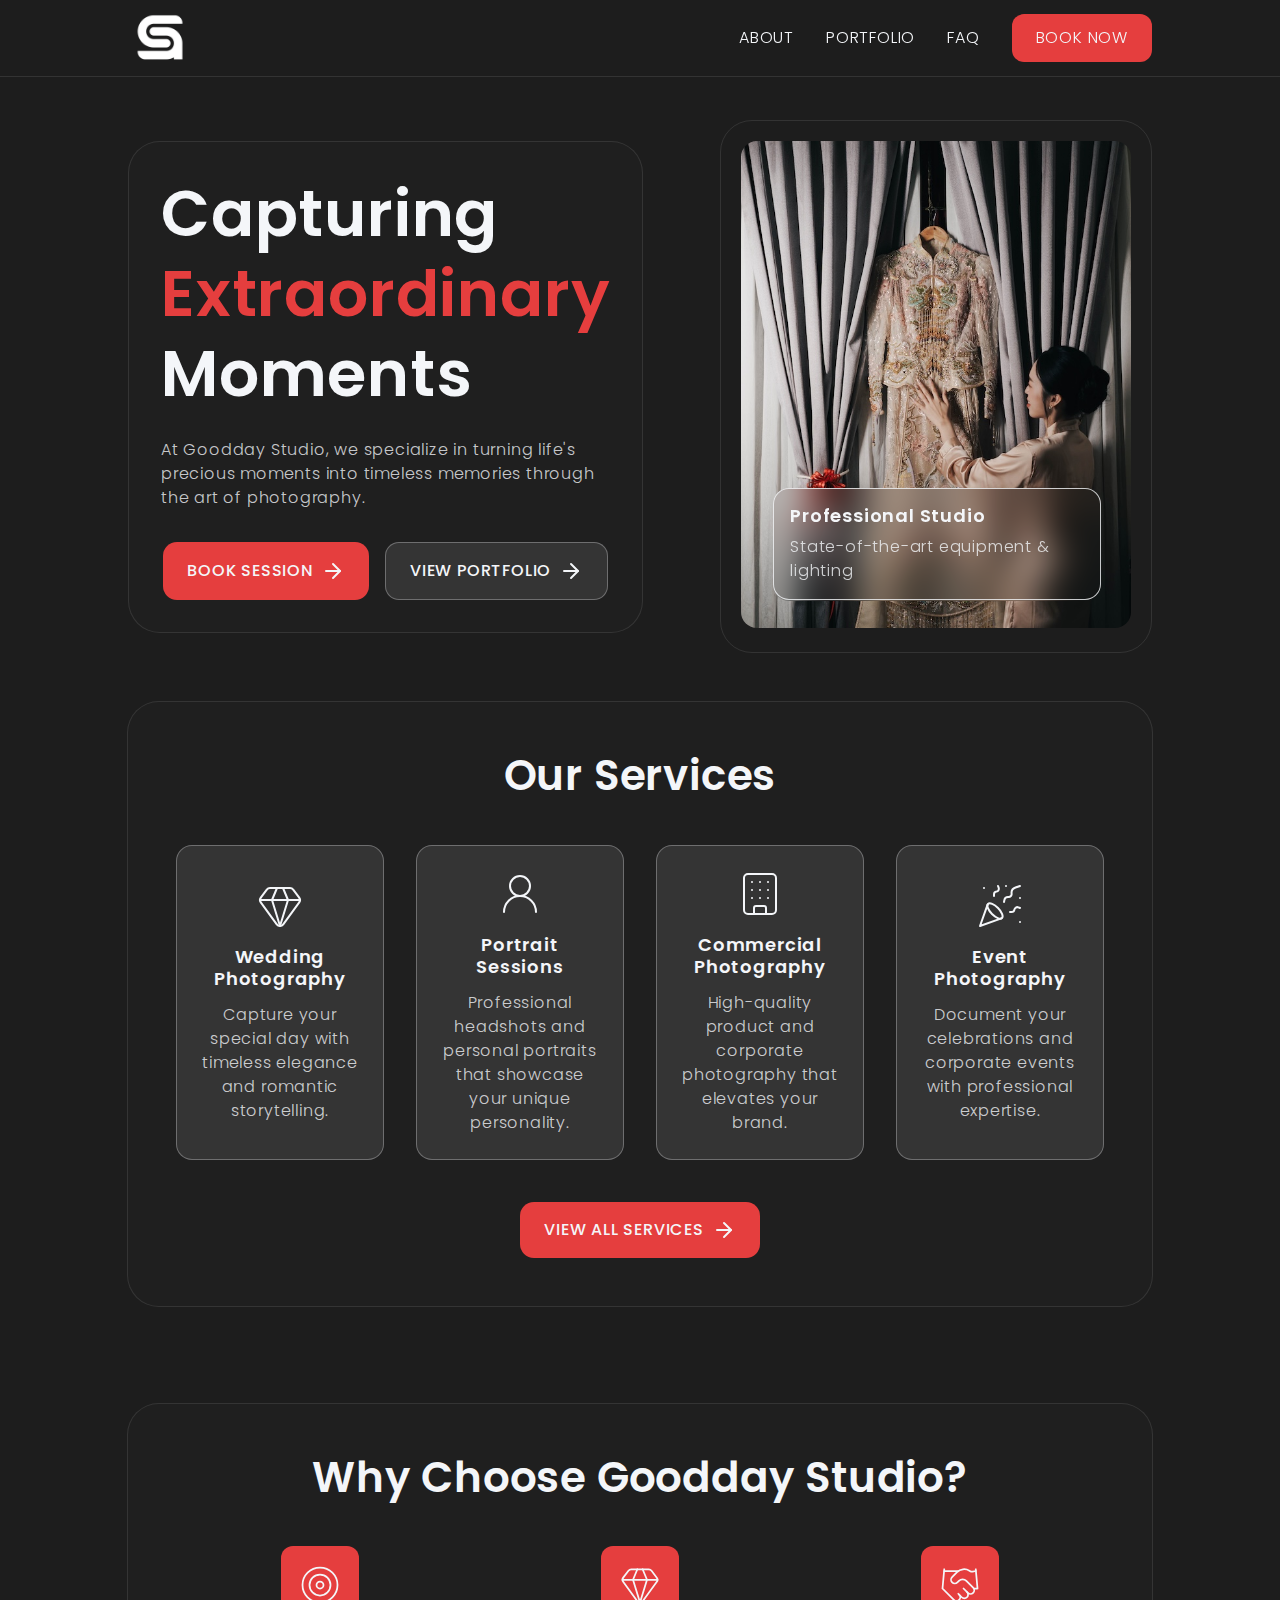
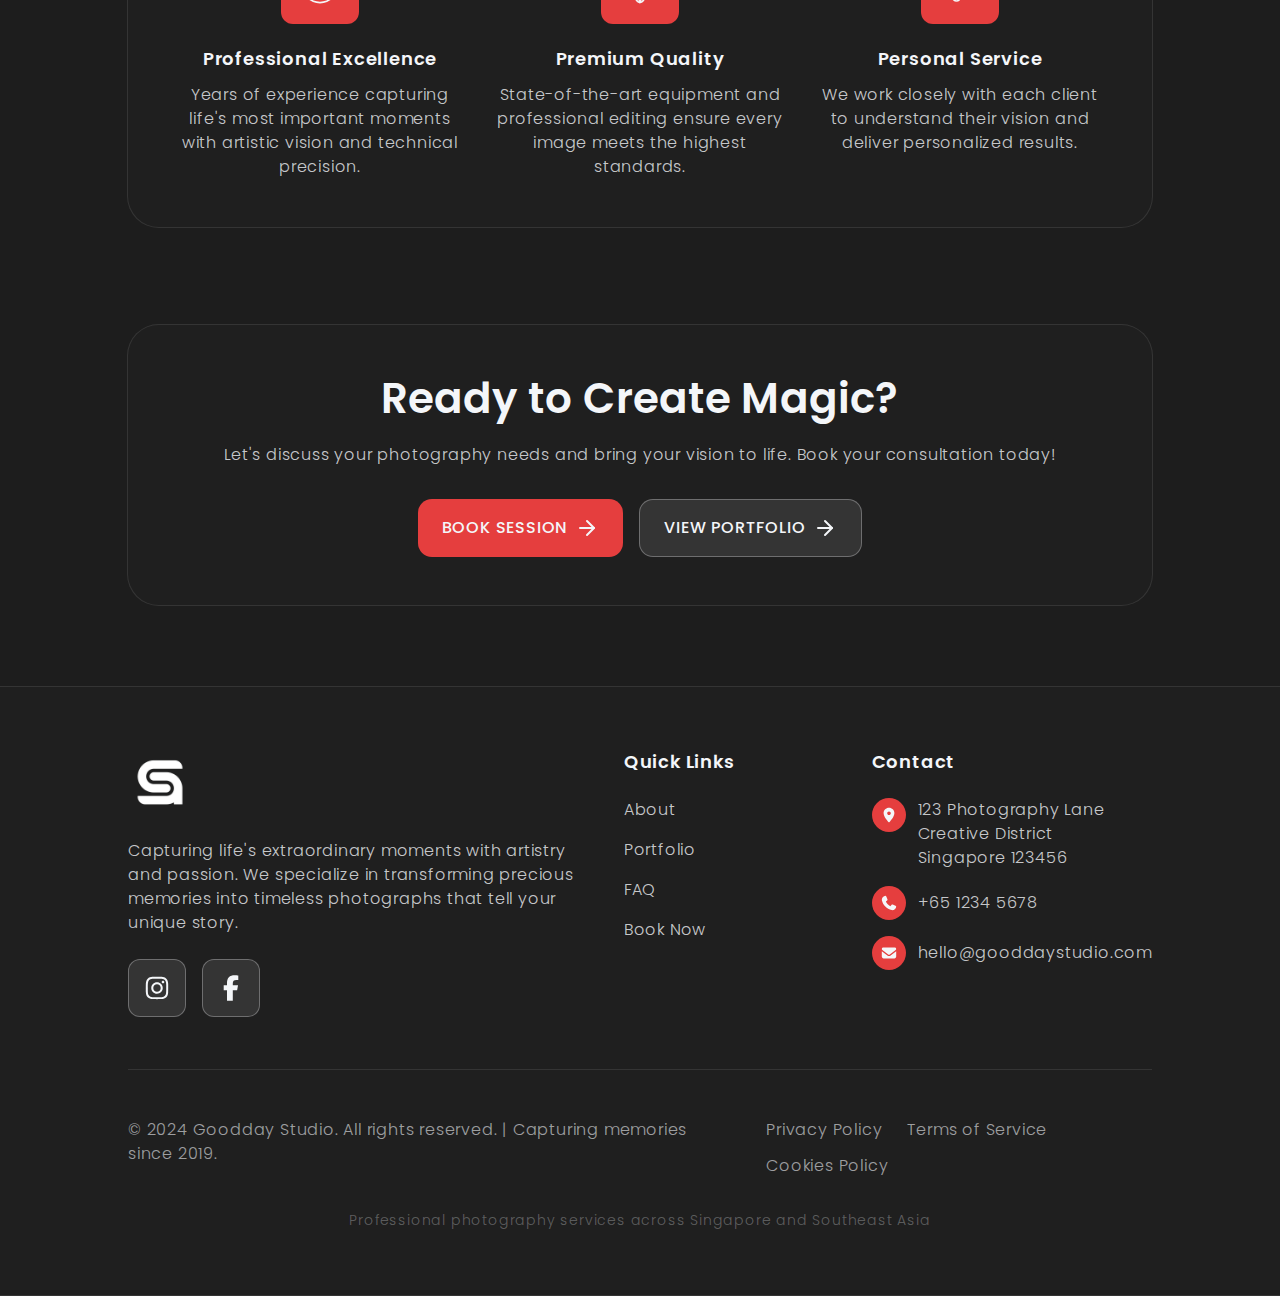
<file: index.html>
<!DOCTYPE html>
<html lang="en">
<head>
    <meta charset="UTF-8">
    <meta name="viewport" content="width=device-width, initial-scale=1.0">
    <link type="text/css" rel="stylesheet" href="css/style.css">
    <link type="text/css" rel="stylesheet" href="css/index.css">
    <title>Home</title>
    <link rel="preconnect" href="https://fonts.googleapis.com">
    <link rel="preconnect" href="https://fonts.gstatic.com" crossorigin>
    <link href="https://fonts.googleapis.com/css2?family=Instrument+Sans:ital,wght@0,400..700;1,400..700&family=Jaldi:wght@400;700&family=Lexend:wght@100..900&family=Manrope:wght@200..800&family=Montserrat:ital,wght@0,100..900;1,100..900&family=Noto+Sans+TC:wght@100..900&family=Nunito+Sans:ital,opsz,wght@0,6..12,200..1000;1,6..12,200..1000&family=Poppins:ital,wght@0,100;0,200;0,300;0,400;0,500;0,600;0,700;0,800;0,900;1,100;1,200;1,300;1,400;1,500;1,600;1,700;1,800;1,900&family=Work+Sans:ital,wght@0,100..900;1,100..900&display=swap" rel="stylesheet">
    <link rel="icon" type="image/x-icon" href="images/logo.png">
</head>
<body>
    <nav class="horizontal-navigation-bar">
        <div>
            <img onclick="window.location.href='index.html'" src="images/logo.png" alt="Logo">
            <ul>
                <li><a href="html/about.html">About</a></li>
                <li><a href="html/portfolio.html">Portfolio</a></li>
                <li><a href="html/faq.html">FAQ</a></li>
                <li><a href="html/booking.html">Book Now</a></li>
            </ul>
        </div>
    </nav>

    <nav class="mobile-navigation-bar">
        <div>
            <img onclick="window.location.href='index.html'" src="images/logo.png" alt="Logo">
            <svg id="mobile-nav-menu" xmlns="http://www.w3.org/2000/svg" width="24" height="24" viewBox="0 0 24 24" fill="none" stroke="currentColor" stroke-width="2" stroke-linecap="round" stroke-linejoin="round" class="lucide lucide-menu-icon lucide-menu"><path d="M4 5h16"/><path d="M4 12h16"/><path d="M4 19h16"/></svg>
        </div>
    </nav>

    <div id="mobile-menu" class="mobile-menu">
        <div>
            <ul>
                <li><a href="html/about.html">About</a></li>
                <li><a href="html/portfolio.html">Portfolio</a></li>
                <li><a href="html/faq.html">FAQ</a></li>
            </ul>
            <button onclick="window.location.href='/html/booking.html'" class="primary-button">Book Now</button>
        </div>
    </div>

    <script src="javascript/script.js"></script>

    <main>
        <div>
            <div class="content">
                <div>
                    <h1>Capturing <span>Extraordinary</span> Moments</h1>
                    <p>At Goodday Studio, we specialize in turning life's precious moments into timeless memories through the art of photography.</p>
                </div>
                <div class="buttons-container">
                    <button onclick="window.location.href='html/booking.html'" class="primary-button">Book Session<svg xmlns="http://www.w3.org/2000/svg" width="24" height="24" viewBox="0 0 24 24" fill="none" stroke="currentColor" stroke-width="2" stroke-linecap="round" stroke-linejoin="round" class="lucide lucide-arrow-right-icon lucide-arrow-right"><path d="M5 12h14"/><path d="m12 5 7 7-7 7"/></svg></button>
                    <button onclick="window.location.href='html/portfolio.html'" class="secondary-button">View Portfolio<svg xmlns="http://www.w3.org/2000/svg" width="24" height="24" viewBox="0 0 24 24" fill="none" stroke="currentColor" stroke-width="2" stroke-linecap="round" stroke-linejoin="round" class="lucide lucide-arrow-right-icon lucide-arrow-right"><path d="M5 12h14"/><path d="m12 5 7 7-7 7"/></svg></button>
                </div>
            </div>
            <div class="image">
                <div>
                    <h5>Professional Studio</h5>
                    <p>State-of-the-art equipment & lighting</p>
                </div>
                <img src="images/Gallery/Wedding/6.JPG" alt="">
            </div>
        </div>
    </main>

    <section class="our-services">
        <div>
            <h2>Our Services</h2>
            <div>
                <div>
                    <svg xmlns="http://www.w3.org/2000/svg" width="24" height="24" viewBox="0 0 24 24" fill="none" stroke="var(--white-100)" stroke-width="1" stroke-linecap="round" stroke-linejoin="round" class="lucide lucide-gem-icon lucide-gem"><path d="M10.5 3 8 9l4 13 4-13-2.5-6"/><path d="M17 3a2 2 0 0 1 1.6.8l3 4a2 2 0 0 1 .013 2.382l-7.99 10.986a2 2 0 0 1-3.247 0l-7.99-10.986A2 2 0 0 1 2.4 7.8l2.998-3.997A2 2 0 0 1 7 3z"/><path d="M2 9h20"/></svg>
                    <div>
                        <h5>Wedding Photography</h5>
                        <p>Capture your special day with timeless elegance and romantic storytelling.</p>
                    </div>
                </div>
                <div>
                    <svg xmlns="http://www.w3.org/2000/svg" width="24" height="24" viewBox="0 0 24 24" fill="none" stroke="var(--white-100)" stroke-width="1" stroke-linecap="round" stroke-linejoin="round" class="lucide lucide-user-round-icon lucide-user-round"><circle cx="12" cy="8" r="5"/><path d="M20 21a8 8 0 0 0-16 0"/></svg>
                    <div>
                        <h5>Portrait Sessions</h5>
                        <p>Professional headshots and personal portraits that showcase your unique personality.</p>
                    </div>
                </div>
                <div>
                    <svg xmlns="http://www.w3.org/2000/svg" width="24" height="24" viewBox="0 0 24 24" fill="none" stroke="var(--white-100)" stroke-width="1" stroke-linecap="round" stroke-linejoin="round" class="lucide lucide-building-icon lucide-building"><path d="M12 10h.01"/><path d="M12 14h.01"/><path d="M12 6h.01"/><path d="M16 10h.01"/><path d="M16 14h.01"/><path d="M16 6h.01"/><path d="M8 10h.01"/><path d="M8 14h.01"/><path d="M8 6h.01"/><path d="M9 22v-3a1 1 0 0 1 1-1h4a1 1 0 0 1 1 1v3"/><rect x="4" y="2" width="16" height="20" rx="2"/></svg>
                    <div>
                        <h5>Commercial Photography</h5>
                        <p>High-quality product and corporate photography that elevates your brand.</p>
                    </div>
                </div>
                <div>
                    <svg xmlns="http://www.w3.org/2000/svg" width="24" height="24" viewBox="0 0 24 24" fill="none" stroke="var(--white-100)" stroke-width="1" stroke-linecap="round" stroke-linejoin="round" class="lucide lucide-party-popper-icon lucide-party-popper"><path d="M5.8 11.3 2 22l10.7-3.79"/><path d="M4 3h.01"/><path d="M22 8h.01"/><path d="M15 2h.01"/><path d="M22 20h.01"/><path d="m22 2-2.24.75a2.9 2.9 0 0 0-1.96 3.12c.1.86-.57 1.63-1.45 1.63h-.38c-.86 0-1.6.6-1.76 1.44L14 10"/><path d="m22 13-.82-.33c-.86-.34-1.82.2-1.98 1.11c-.11.7-.72 1.22-1.43 1.22H17"/><path d="m11 2 .33.82c.34.86-.2 1.82-1.11 1.98C9.52 4.9 9 5.52 9 6.23V7"/><path d="M11 13c1.93 1.93 2.83 4.17 2 5-.83.83-3.07-.07-5-2-1.93-1.93-2.83-4.17-2-5 .83-.83 3.07.07 5 2Z"/></svg>
                    <div>
                        <h5>Event Photography</h5>
                        <p>Document your celebrations and corporate events with professional expertise.</p>
                    </div>
                </div>
            </div>
            <button onclick="window.location.href='html/booking.html'" class="primary-button">View All Services<svg xmlns="http://www.w3.org/2000/svg" width="24" height="24" viewBox="0 0 24 24" fill="none" stroke="currentColor" stroke-width="2" stroke-linecap="round" stroke-linejoin="round" class="lucide lucide-arrow-right-icon lucide-arrow-right"><path d="M5 12h14"/><path d="m12 5 7 7-7 7"/></svg></button>
        </div>
    </section>

    <section class="why-choose-us">
        <div>
            <h2>Why Choose Goodday Studio?</h2>
            <div>
                <div>
                    <svg xmlns="http://www.w3.org/2000/svg" width="24" height="24" viewBox="0 0 24 24" fill="none" stroke="var(--white-100)" stroke-width="1" stroke-linecap="round" stroke-linejoin="round" class="lucide lucide-target-icon lucide-target"><circle cx="12" cy="12" r="10"/><circle cx="12" cy="12" r="6"/><circle cx="12" cy="12" r="2"/></svg>
                    <div>
                        <h5>Professional Excellence</h5>
                        <p>Years of experience capturing life's most important moments with artistic vision and technical precision.</p>
                    </div>
                </div>
                <div>
                    <svg xmlns="http://www.w3.org/2000/svg" width="24" height="24" viewBox="0 0 24 24" fill="none" stroke="var(--white-100)" stroke-width="1" stroke-linecap="round" stroke-linejoin="round" class="lucide lucide-gem-icon lucide-gem"><path d="M10.5 3 8 9l4 13 4-13-2.5-6"/><path d="M17 3a2 2 0 0 1 1.6.8l3 4a2 2 0 0 1 .013 2.382l-7.99 10.986a2 2 0 0 1-3.247 0l-7.99-10.986A2 2 0 0 1 2.4 7.8l2.998-3.997A2 2 0 0 1 7 3z"/><path d="M2 9h20"/></svg>
                    <div>
                        <h5>Premium Quality</h5>
                        <p>State-of-the-art equipment and professional editing ensure every image meets the highest standards.</p>
                    </div>
                </div>
                <div>
                    <svg xmlns="http://www.w3.org/2000/svg" width="24" height="24" viewBox="0 0 24 24" fill="none" stroke="var(--white-100)" stroke-width="1" stroke-linecap="round" stroke-linejoin="round" class="lucide lucide-handshake-icon lucide-handshake"><path d="m11 17 2 2a1 1 0 1 0 3-3"/><path d="m14 14 2.5 2.5a1 1 0 1 0 3-3l-3.88-3.88a3 3 0 0 0-4.24 0l-.88.88a1 1 0 1 1-3-3l2.81-2.81a5.79 5.79 0 0 1 7.06-.87l.47.28a2 2 0 0 0 1.42.25L21 4"/><path d="m21 3 1 11h-2"/><path d="M3 3 2 14l6.5 6.5a1 1 0 1 0 3-3"/><path d="M3 4h8"/></svg>
                    <div>
                        <h5>Personal Service</h5>
                        <p>We work closely with each client to understand their vision and deliver personalized results.</p>
                    </div>
                </div>
            </div>
        </div>
    </section>
    
    <section class="start-project">
        <div>
            <div>
                <h2>Ready to Create Magic?</h2>
                <p>Let's discuss your photography needs and bring your vision to life. Book your consultation today!</p>
            </div>
            <div class="buttons-container">
                <button onclick="window.location.href='html/booking.html'" class="primary-button">Book Session<svg xmlns="http://www.w3.org/2000/svg" width="24" height="24" viewBox="0 0 24 24" fill="none" stroke="currentColor" stroke-width="2" stroke-linecap="round" stroke-linejoin="round" class="lucide lucide-arrow-right-icon lucide-arrow-right"><path d="M5 12h14"/><path d="m12 5 7 7-7 7"/></svg></button>
                <button onclick="window.location.href='html/portfolio.html'" class="secondary-button">View Portfolio<svg xmlns="http://www.w3.org/2000/svg" width="24" height="24" viewBox="0 0 24 24" fill="none" stroke="currentColor" stroke-width="2" stroke-linecap="round" stroke-linejoin="round" class="lucide lucide-arrow-right-icon lucide-arrow-right"><path d="M5 12h14"/><path d="m12 5 7 7-7 7"/></svg></button>
            </div>
        </div>
    </section>

    <footer>
        <div>
            <div class="footer-content-wrap">
                <div>
                    <img onclick="window.location.href='index.html'" src="images/logo.png" alt="Logo">
                    <p>Capturing life's extraordinary moments with artistry and passion. We specialize in transforming precious memories into timeless photographs that tell your unique story.</p>
                    <div>
                        <div onclick="window.open('https://www.instagram.com/gooddaystudio.my?utm_source=ig_web_button_share_sheet&igsh=ZDNlZDc0MzIxNw==', '_blank')">
                            <svg xmlns="http://www.w3.org/2000/svg" viewBox="0 0 640 640"><!--!Font Awesome Free v7.1.0 by @fontawesome - https://fontawesome.com License - https://fontawesome.com/license/free Copyright 2025 Fonticons, Inc.--><path d="M320.3 205C256.8 204.8 205.2 256.2 205 319.7C204.8 383.2 256.2 434.8 319.7 435C383.2 435.2 434.8 383.8 435 320.3C435.2 256.8 383.8 205.2 320.3 205zM319.7 245.4C360.9 245.2 394.4 278.5 394.6 319.7C394.8 360.9 361.5 394.4 320.3 394.6C279.1 394.8 245.6 361.5 245.4 320.3C245.2 279.1 278.5 245.6 319.7 245.4zM413.1 200.3C413.1 185.5 425.1 173.5 439.9 173.5C454.7 173.5 466.7 185.5 466.7 200.3C466.7 215.1 454.7 227.1 439.9 227.1C425.1 227.1 413.1 215.1 413.1 200.3zM542.8 227.5C541.1 191.6 532.9 159.8 506.6 133.6C480.4 107.4 448.6 99.2 412.7 97.4C375.7 95.3 264.8 95.3 227.8 97.4C192 99.1 160.2 107.3 133.9 133.5C107.6 159.7 99.5 191.5 97.7 227.4C95.6 264.4 95.6 375.3 97.7 412.3C99.4 448.2 107.6 480 133.9 506.2C160.2 532.4 191.9 540.6 227.8 542.4C264.8 544.5 375.7 544.5 412.7 542.4C448.6 540.7 480.4 532.5 506.6 506.2C532.8 480 541 448.2 542.8 412.3C544.9 375.3 544.9 264.5 542.8 227.5zM495 452C487.2 471.6 472.1 486.7 452.4 494.6C422.9 506.3 352.9 503.6 320.3 503.6C287.7 503.6 217.6 506.2 188.2 494.6C168.6 486.8 153.5 471.7 145.6 452C133.9 422.5 136.6 352.5 136.6 319.9C136.6 287.3 134 217.2 145.6 187.8C153.4 168.2 168.5 153.1 188.2 145.2C217.7 133.5 287.7 136.2 320.3 136.2C352.9 136.2 423 133.6 452.4 145.2C472 153 487.1 168.1 495 187.8C506.7 217.3 504 287.3 504 319.9C504 352.5 506.7 422.6 495 452z"/></svg>
                        </div>
                        <div onclick="window.open('https://www.facebook.com/gooddaystudio.my', '_blank')">
                            <svg xmlns="http://www.w3.org/2000/svg" viewBox="0 0 640 640"><!--!Font Awesome Free v7.1.0 by @fontawesome - https://fontawesome.com License - https://fontawesome.com/license/free Copyright 2025 Fonticons, Inc.--><path d="M240 363.3L240 576L356 576L356 363.3L442.5 363.3L460.5 265.5L356 265.5L356 230.9C356 179.2 376.3 159.4 428.7 159.4C445 159.4 458.1 159.8 465.7 160.6L465.7 71.9C451.4 68 416.4 64 396.2 64C289.3 64 240 114.5 240 223.4L240 265.5L174 265.5L174 363.3L240 363.3z"/></svg>
                        </div>
                    </div>
                </div>
                <div>
                    <h5>Quick Links</h5>
                    <ul>
                        <li><a href="html/about.html">About</a></li>
                        <li><a href="html/portfolio.html">Portfolio</a></li>
                        <li><a href="html/faq.html">FAQ</a></li>
                        <li><a href="html/booking.html">Book Now</a></li>
                    </ul>
                </div>
                <div>
                    <h5>Contact</h5>
                    <ul>
                        <li>
                            <svg xmlns="http://www.w3.org/2000/svg" viewBox="0 0 640 640"><!--!Font Awesome Free v7.1.0 by @fontawesome - https://fontawesome.com License - https://fontawesome.com/license/free Copyright 2025 Fonticons, Inc.--><path d="M128 252.6C128 148.4 214 64 320 64C426 64 512 148.4 512 252.6C512 371.9 391.8 514.9 341.6 569.4C329.8 582.2 310.1 582.2 298.3 569.4C248.1 514.9 127.9 371.9 127.9 252.6zM320 320C355.3 320 384 291.3 384 256C384 220.7 355.3 192 320 192C284.7 192 256 220.7 256 256C256 291.3 284.7 320 320 320z"/></svg>
                            <a href="">
                                123 Photography Lane
                                <br>Creative District
                                <br>Singapore 123456
                            </a>
                        </li>
                        <li>
                            <svg xmlns="http://www.w3.org/2000/svg" viewBox="0 0 640 640"><!--!Font Awesome Free v7.1.0 by @fontawesome - https://fontawesome.com License - https://fontawesome.com/license/free Copyright 2025 Fonticons, Inc.--><path d="M224.2 89C216.3 70.1 195.7 60.1 176.1 65.4L170.6 66.9C106 84.5 50.8 147.1 66.9 223.3C104 398.3 241.7 536 416.7 573.1C493 589.3 555.5 534 573.1 469.4L574.6 463.9C580 444.2 569.9 423.6 551.1 415.8L453.8 375.3C437.3 368.4 418.2 373.2 406.8 387.1L368.2 434.3C297.9 399.4 241.3 341 208.8 269.3L253 233.3C266.9 222 271.6 202.9 264.8 186.3L224.2 89z"/></svg>
                            <a href="">+65 1234 5678</a>
                        </li>
                        <li>
                            <svg xmlns="http://www.w3.org/2000/svg" viewBox="0 0 640 640"><!--!Font Awesome Free v7.1.0 by @fontawesome - https://fontawesome.com License - https://fontawesome.com/license/free Copyright 2025 Fonticons, Inc.--><path d="M112 128C85.5 128 64 149.5 64 176C64 191.1 71.1 205.3 83.2 214.4L291.2 370.4C308.3 383.2 331.7 383.2 348.8 370.4L556.8 214.4C568.9 205.3 576 191.1 576 176C576 149.5 554.5 128 528 128L112 128zM64 260L64 448C64 483.3 92.7 512 128 512L512 512C547.3 512 576 483.3 576 448L576 260L377.6 408.8C343.5 434.4 296.5 434.4 262.4 408.8L64 260z"/></svg>
                            <a href="mailto:hello@gooddaystudio.com">hello@gooddaystudio.com</a>
                        </li>
                    </ul>
                </div>
            </div>
            <div class="footer-copyright-wrap">
                <div>
                    <p>© 2024 Goodday Studio. All rights reserved. | Capturing memories since 2019.</p>
                    <ul>
                        <li><a href="">Privacy Policy</a></li>
                        <li><a href="">Terms of Service</a></li>
                        <li><a href="">Cookies Policy</a></li>
                    </ul>
                </div>
                <p>Professional photography services across Singapore and Southeast Asia</p>
            </div>
        </div>
    </footer>
</body>
</html>
</file>
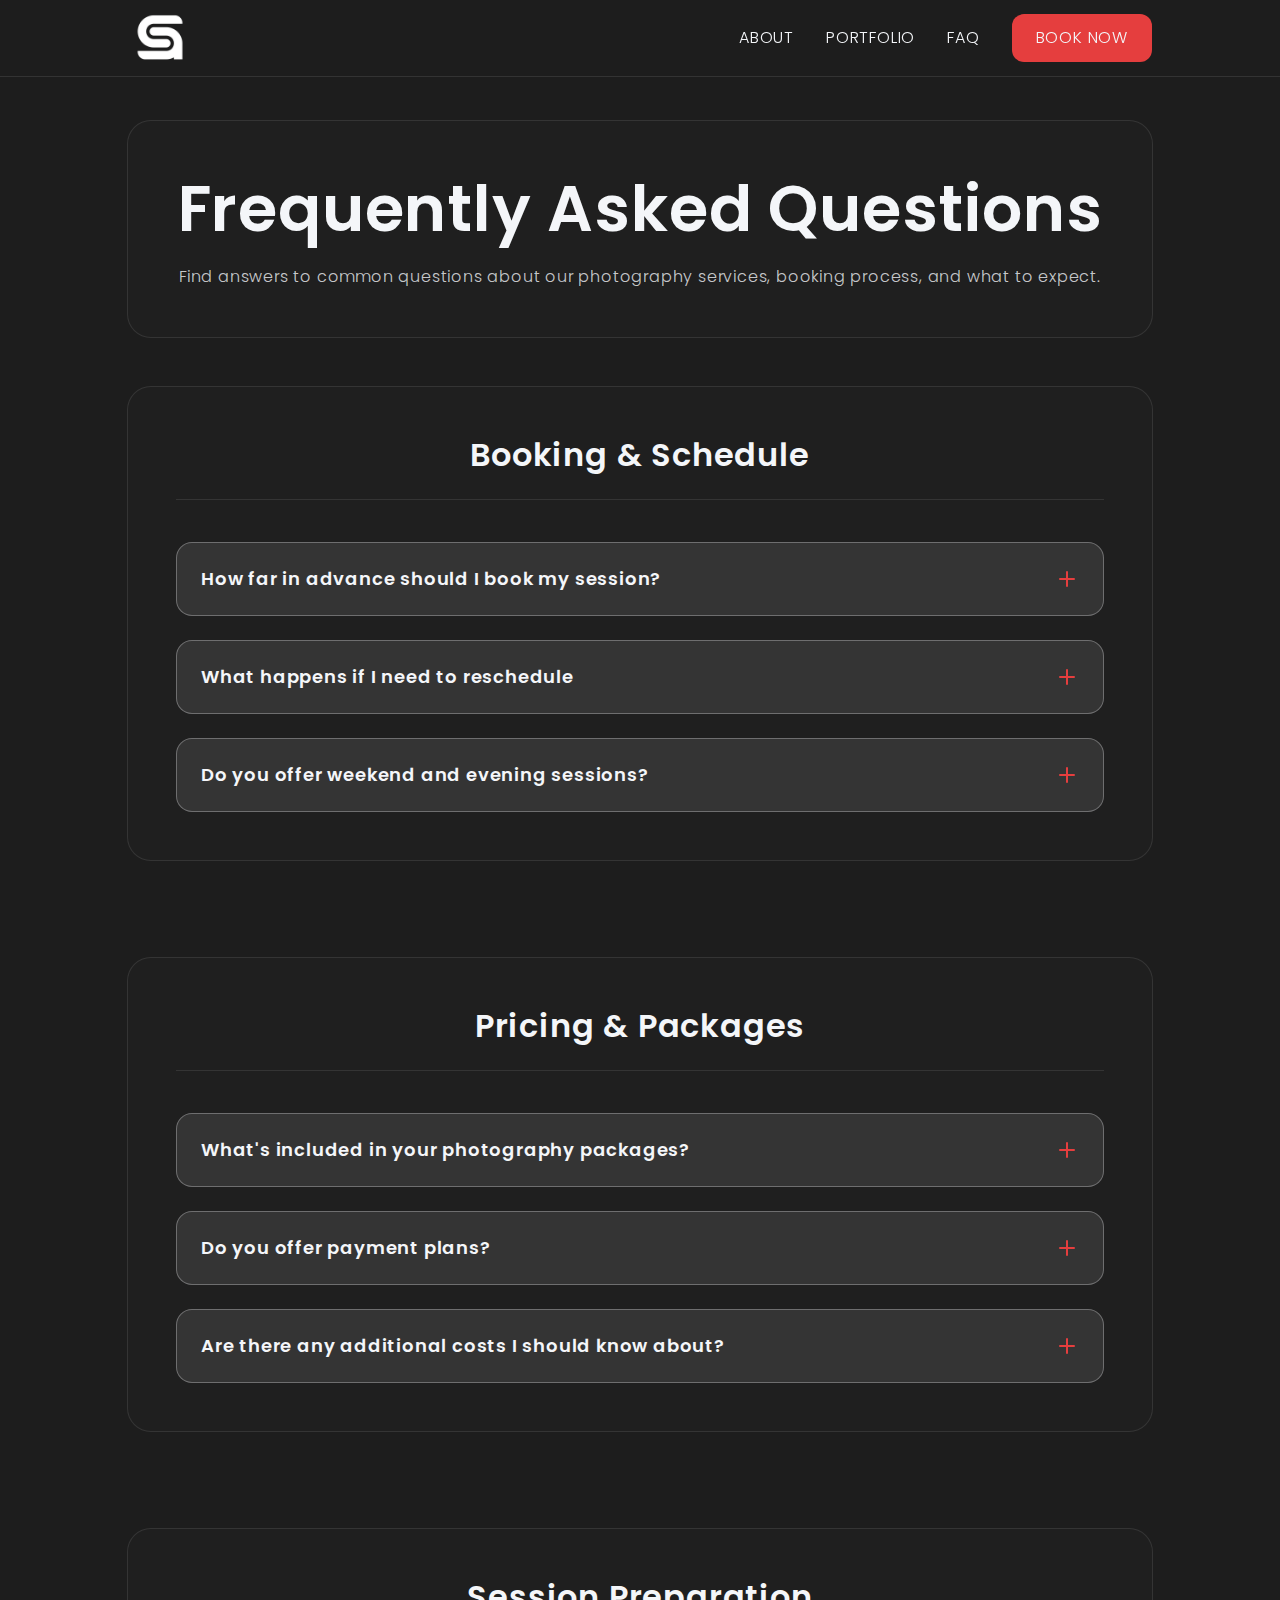
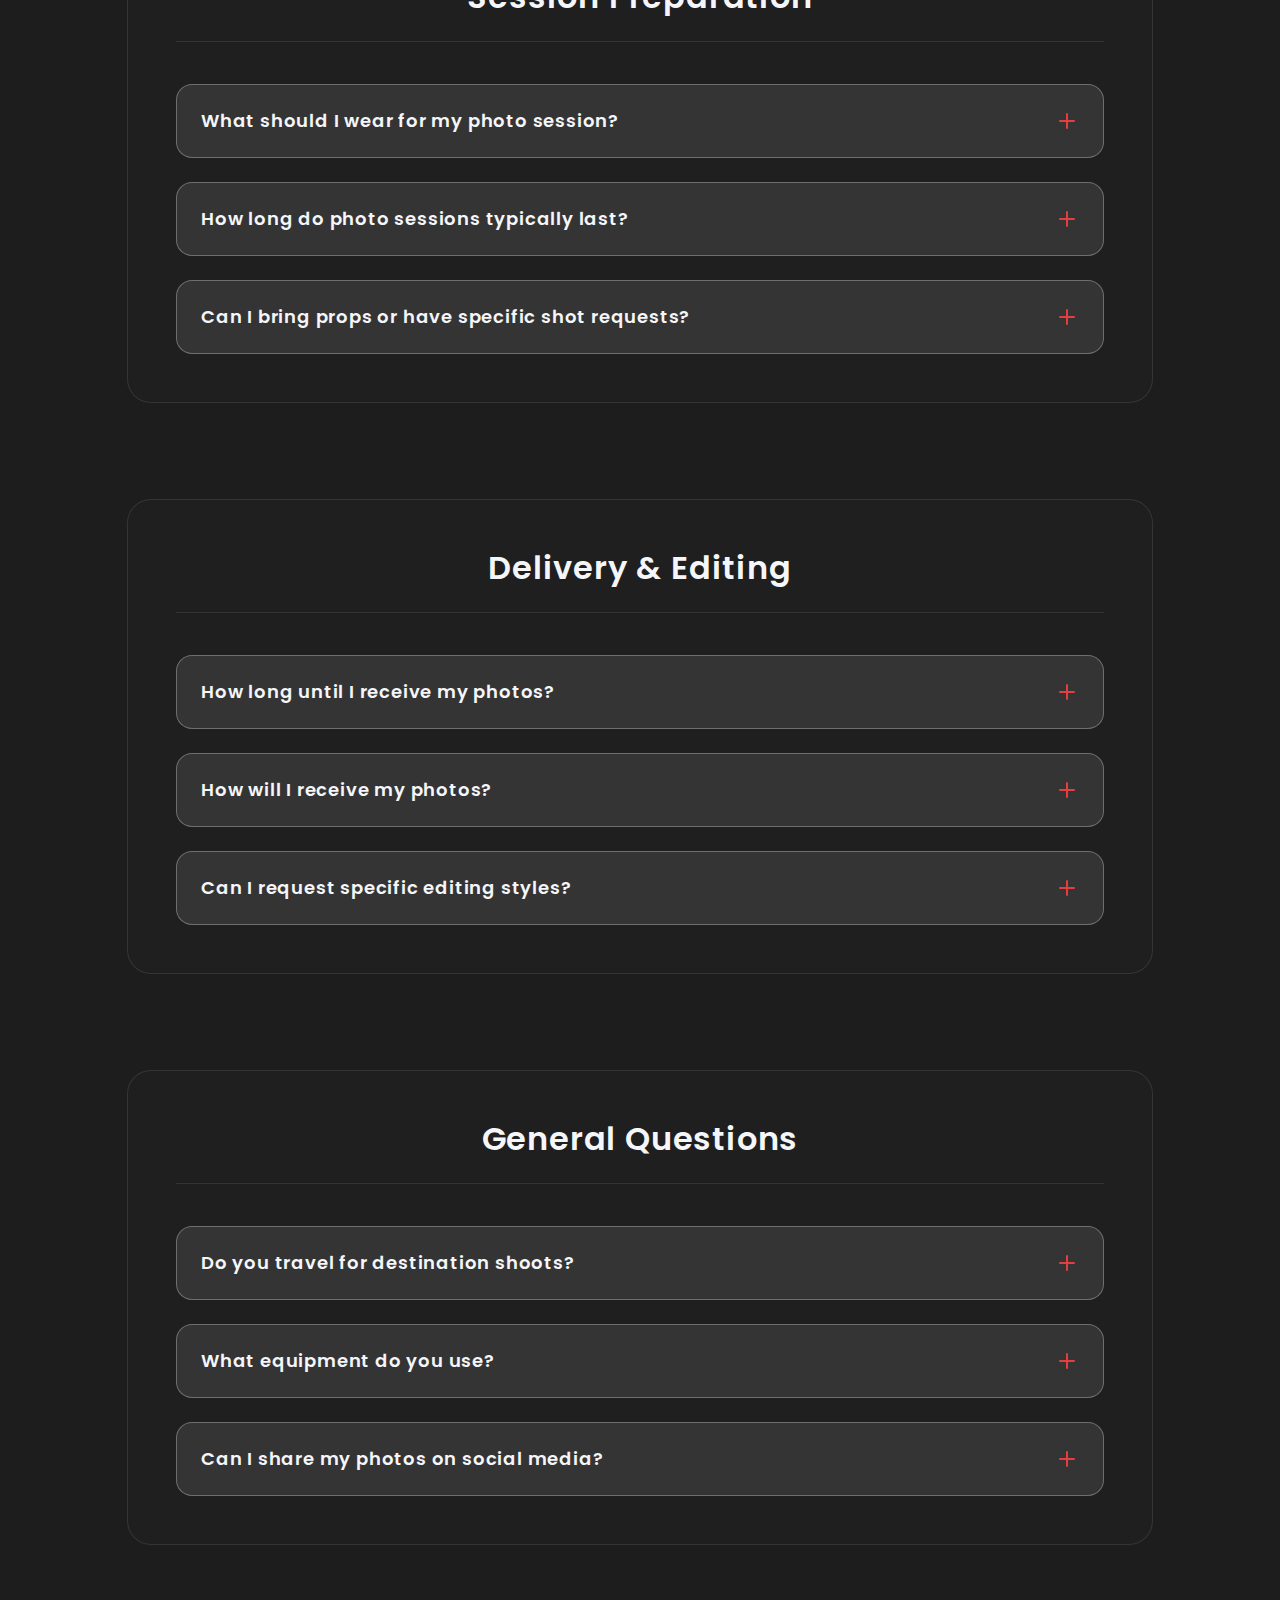
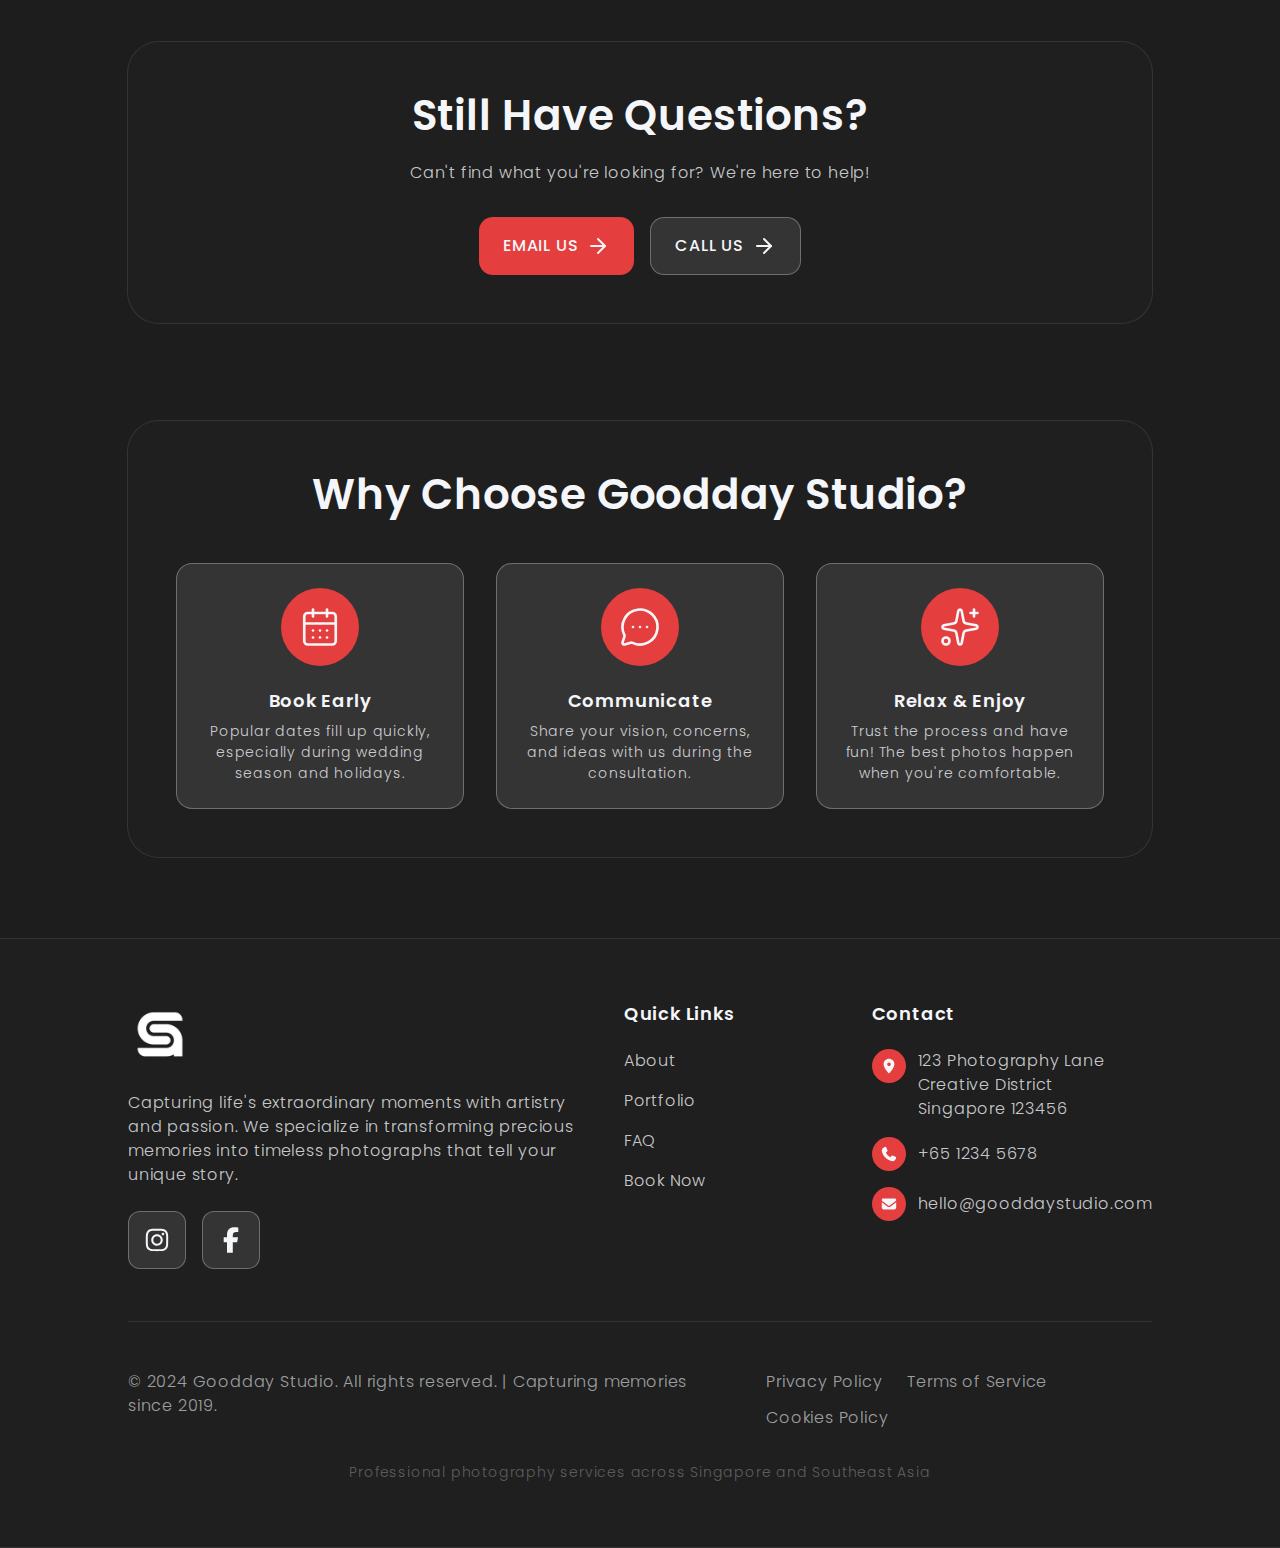
<file: html/faq.html>
<!DOCTYPE html>
<html lang="en">
<head>
    <meta charset="UTF-8">
    <meta name="viewport" content="width=device-width, initial-scale=1.0">
    <link type="text/css" rel="stylesheet" href="../css/style.css">
    <link type="text/css" rel="stylesheet" href="../css/faq.css">
    <title>FAQ</title>
    <link rel="preconnect" href="https://fonts.googleapis.com">
    <link rel="preconnect" href="https://fonts.gstatic.com" crossorigin>
    <link href="https://fonts.googleapis.com/css2?family=Instrument+Sans:ital,wght@0,400..700;1,400..700&family=Jaldi:wght@400;700&family=Lexend:wght@100..900&family=Manrope:wght@200..800&family=Montserrat:ital,wght@0,100..900;1,100..900&family=Noto+Sans+TC:wght@100..900&family=Nunito+Sans:ital,opsz,wght@0,6..12,200..1000;1,6..12,200..1000&family=Poppins:ital,wght@0,100;0,200;0,300;0,400;0,500;0,600;0,700;0,800;0,900;1,100;1,200;1,300;1,400;1,500;1,600;1,700;1,800;1,900&family=Work+Sans:ital,wght@0,100..900;1,100..900&display=swap" rel="stylesheet">
    <link rel="icon" type="image/x-icon" href="../images/logo.png">
</head>
<body>
    <nav class="horizontal-navigation-bar">
        <div>
            <img onclick="window.location.href='../index.html'" src="../images/logo.png" alt="Logo">
            <ul>
                <li><a href="about.html">About</a></li>
                <li><a href="portfolio.html">Portfolio</a></li>
                <li><a href="faq.html">FAQ</a></li>
                <li><a href="booking.html">Book Now</a></li>
            </ul>
        </div>
    </nav>

    <nav class="mobile-navigation-bar">
        <div>
            <img onclick="window.location.href='../index.html'" src="../images/logo.png" alt="Logo">
            <svg id="mobile-nav-menu" xmlns="http://www.w3.org/2000/svg" width="24" height="24" viewBox="0 0 24 24" fill="none" stroke="currentColor" stroke-width="2" stroke-linecap="round" stroke-linejoin="round" class="lucide lucide-menu-icon lucide-menu"><path d="M4 5h16"/><path d="M4 12h16"/><path d="M4 19h16"/></svg>
        </div>
    </nav>

    <div id="mobile-menu" class="mobile-menu">
        <div>
            <ul>
                <li><a href="about.html">About</a></li>
                <li><a href="portfolio.html">Portfolio</a></li>
                <li><a href="faq.html">FAQ</a></li>
            </ul>
            <button onclick="window.location.href='booking.html'" class="primary-button">Book Now</button>
        </div>
    </div>

    <script src="../javascript/script.js"></script>



    <main>
        <div>
            <h1>Frequently Asked Questions</h1>
            <p>Find answers to common questions about our photography services, booking process, and what to expect.</p>
        </div>
    </main>
    
    <section class="qna-sections">
        <div>
            <h3>Booking & Schedule</h3>
            <div>
                <div class="dropdown">
                    <div class="dropdown-title">
                        <h5>How far in advance should I book my session?</h5>
                        <svg xmlns="http://www.w3.org/2000/svg" width="24" height="24" viewBox="0 0 24 24" fill="none" stroke="currentColor" stroke-width="2" stroke-linecap="round" stroke-linejoin="round" class="lucide lucide-plus-icon lucide-plus"><path d="M5 12h14"/><path d="M12 5v14"/></svg>
                    </div>
                    <p>We recommend booking at least 2-4 weeks in advance for portrait sessions and 3-6 months for weddings. However, we sometimes have last-minute availability, so don't hesitate to reach out even if your event is coming up soon.</p>
                </div>
                <div class="dropdown">
                    <div class="dropdown-title">
                        <h5>What happens if I need to reschedule</h5>
                        <svg xmlns="http://www.w3.org/2000/svg" width="24" height="24" viewBox="0 0 24 24" fill="none" stroke="currentColor" stroke-width="2" stroke-linecap="round" stroke-linejoin="round" class="lucide lucide-plus-icon lucide-plus"><path d="M5 12h14"/><path d="M12 5v14"/></svg>
                    </div>
                    <p>We understand that life happens! You can reschedule your session up to 48 hours before the scheduled time without any fees. For cancellations within 48 hours, a 50% fee applies, except in cases of emergencies or severe weather.</p>
                </div>
                <div class="dropdown">
                    <div class="dropdown-title">
                        <h5>Do you offer weekend and evening sessions?</h5>
                        <svg xmlns="http://www.w3.org/2000/svg" width="24" height="24" viewBox="0 0 24 24" fill="none" stroke="currentColor" stroke-width="2" stroke-linecap="round" stroke-linejoin="round" class="lucide lucide-plus-icon lucide-plus"><path d="M5 12h14"/><path d="M12 5v14"/></svg>
                    </div>
                    <p>Yes! We're available for sessions seven days a week, including evenings and weekends. Weekend sessions are particularly popular for portraits and engagements, while weddings often span entire weekends.</p>
                </div>
            </div>
        </div>
    </section>
    
    <section class="qna-sections">
        <div>
            <h3>Pricing & Packages</h3>
            <div>
                <div class="dropdown">
                    <div class="dropdown-title">
                        <h5>What's included in your photography packages?</h5>
                        <svg xmlns="http://www.w3.org/2000/svg" width="24" height="24" viewBox="0 0 24 24" fill="none" stroke="currentColor" stroke-width="2" stroke-linecap="round" stroke-linejoin="round" class="lucide lucide-plus-icon lucide-plus"><path d="M5 12h14"/><path d="M12 5v14"/></svg>
                    </div>
                    <p>All packages include professional editing, an online gallery for viewing and downloading, and high-resolution digital files. Wedding packages also include engagement sessions, while portrait packages include multiple outfit changes and location options.</p>
                </div>
                <div class="dropdown">
                    <div class="dropdown-title">
                        <h5>Do you offer payment plans?</h5>
                        <svg xmlns="http://www.w3.org/2000/svg" width="24" height="24" viewBox="0 0 24 24" fill="none" stroke="currentColor" stroke-width="2" stroke-linecap="round" stroke-linejoin="round" class="lucide lucide-plus-icon lucide-plus"><path d="M5 12h14"/><path d="M12 5v14"/></svg>
                    </div>
                    <p>Yes! We offer flexible payment plans for all services. Typically, we require a 30% deposit to secure your date, with the balance due on or before your session date. We can work with you to create a payment schedule that fits your budget.</p>
                </div>
                <div class="dropdown">
                    <div class="dropdown-title">
                        <h5>Are there any additional costs I should know about?</h5>
                        <svg xmlns="http://www.w3.org/2000/svg" width="24" height="24" viewBox="0 0 24 24" fill="none" stroke="currentColor" stroke-width="2" stroke-linecap="round" stroke-linejoin="round" class="lucide lucide-plus-icon lucide-plus"><path d="M5 12h14"/><path d="M12 5v14"/></svg>
                    </div>
                    <p>Our packages are comprehensive, but additional costs may include travel fees for locations over 30 miles from our studio, extra hours beyond the package time, or rush editing (additional 50% for delivery within 48 hours).</p>
                </div>
            </div>
        </div>
    </section>
    
    <section class="qna-sections">
        <div>
            <h3>Session Preparation</h3>
            <div>
                <div class="dropdown">
                    <div class="dropdown-title">
                        <h5>What should I wear for my photo session?</h5>
                        <svg xmlns="http://www.w3.org/2000/svg" width="24" height="24" viewBox="0 0 24 24" fill="none" stroke="currentColor" stroke-width="2" stroke-linecap="round" stroke-linejoin="round" class="lucide lucide-plus-icon lucide-plus"><path d="M5 12h14"/><path d="M12 5v14"/></svg>
                    </div>
                    <p>We'll provide a detailed style guide once you book! Generally, we recommend avoiding busy patterns and logos, choosing colors that complement your skin tone, and bringing multiple outfit options. For couples, coordinating (not matching) outfits work best.</p>
                </div>
                <div class="dropdown">
                    <div class="dropdown-title">
                        <h5>How long do photo sessions typically last?</h5>
                        <svg xmlns="http://www.w3.org/2000/svg" width="24" height="24" viewBox="0 0 24 24" fill="none" stroke="currentColor" stroke-width="2" stroke-linecap="round" stroke-linejoin="round" class="lucide lucide-plus-icon lucide-plus"><path d="M5 12h14"/><path d="M12 5v14"/></svg>
                    </div>
                    <p>Portrait sessions are typically 1-2 hours, engagement sessions last 1.5-2 hours, commercial shoots vary from 2-8 hours depending on the project, and wedding coverage ranges from 6-12 hours based on your package.</p>
                </div>
                <div class="dropdown">
                    <div class="dropdown-title">
                        <h5>Can I bring props or have specific shot requests?</h5>
                        <svg xmlns="http://www.w3.org/2000/svg" width="24" height="24" viewBox="0 0 24 24" fill="none" stroke="currentColor" stroke-width="2" stroke-linecap="round" stroke-linejoin="round" class="lucide lucide-plus-icon lucide-plus"><path d="M5 12h14"/><path d="M12 5v14"/></svg>
                    </div>
                    <p>Absolutely! We encourage you to bring meaningful props, and we love hearing your creative ideas. During our pre-session consultation, we'll discuss your vision and any specific shots you have in mind to ensure we capture everything you're hoping for.</p>
                </div>
            </div>
        </div>
    </section>
    
    <section class="qna-sections">
        <div>
            <h3>Delivery & Editing</h3>
            <div>
                <div class="dropdown">
                    <div class="dropdown-title">
                        <h5>How long until I receive my photos?</h5>
                        <svg xmlns="http://www.w3.org/2000/svg" width="24" height="24" viewBox="0 0 24 24" fill="none" stroke="currentColor" stroke-width="2" stroke-linecap="round" stroke-linejoin="round" class="lucide lucide-plus-icon lucide-plus"><path d="M5 12h14"/><path d="M12 5v14"/></svg>
                    </div>
                    <p>Portrait and engagement sessions are typically delivered within 1-2 weeks, while wedding galleries are ready within 4-6 weeks. Commercial projects vary based on complexity but are usually completed within 2-3 weeks. We'll provide a specific timeline when you book.</p>
                </div>
                <div class="dropdown">
                    <div class="dropdown-title">
                        <h5>How will I receive my photos?</h5>
                        <svg xmlns="http://www.w3.org/2000/svg" width="24" height="24" viewBox="0 0 24 24" fill="none" stroke="currentColor" stroke-width="2" stroke-linecap="round" stroke-linejoin="round" class="lucide lucide-plus-icon lucide-plus"><path d="M5 12h14"/><path d="M12 5v14"/></svg>
                    </div>
                    <p>All photos are delivered through a beautiful online gallery where you can view, download, share, and order prints. You'll receive high-resolution files suitable for both digital use and printing. The gallery remains active for one year after delivery.</p>
                </div>
                <div class="dropdown">
                    <div class="dropdown-title">
                        <h5>Can I request specific editing styles?</h5>
                        <svg xmlns="http://www.w3.org/2000/svg" width="24" height="24" viewBox="0 0 24 24" fill="none" stroke="currentColor" stroke-width="2" stroke-linecap="round" stroke-linejoin="round" class="lucide lucide-plus-icon lucide-plus"><path d="M5 12h14"/><path d="M12 5v14"/></svg>
                    </div>
                    <p>Yes! We have several editing styles available, from bright and airy to moody and dramatic. During our consultation, we'll show you examples and discuss which style best fits your vision. We can also accommodate specific requests for color grading or artistic effects.</p>
                </div>
            </div>
        </div>
    </section>
    
    <section class="qna-sections">
        <div>
            <h3>General Questions</h3>
            <div>
                <div class="dropdown">
                    <div class="dropdown-title">
                        <h5>Do you travel for destination shoots?</h5>
                        <svg xmlns="http://www.w3.org/2000/svg" width="24" height="24" viewBox="0 0 24 24" fill="none" stroke="currentColor" stroke-width="2" stroke-linecap="round" stroke-linejoin="round" class="lucide lucide-plus-icon lucide-plus"><path d="M5 12h14"/><path d="M12 5v14"/></svg>
                    </div>
                    <p>We love destination shoots! We're available for travel within Southeast Asia and internationally. Travel fees vary based on location and duration, but we'll provide a detailed quote including all expenses upfront. Destination shoots require advance planning and a signed contract.</p>
                </div>
                <div class="dropdown">
                    <div class="dropdown-title">
                        <h5>What equipment do you use?</h5>
                        <svg xmlns="http://www.w3.org/2000/svg" width="24" height="24" viewBox="0 0 24 24" fill="none" stroke="currentColor" stroke-width="2" stroke-linecap="round" stroke-linejoin="round" class="lucide lucide-plus-icon lucide-plus"><path d="M5 12h14"/><path d="M12 5v14"/></svg>
                    </div>
                    <p>We use professional-grade Canon and Sony camera systems with a variety of lenses for different situations. We always bring backup equipment to every shoot and use professional lighting when needed. All our gear is regularly maintained and updated to ensure the highest quality results.</p>
                </div>
                <div class="dropdown">
                    <div class="dropdown-title">
                        <h5>Can I share my photos on social media?</h5>
                        <svg xmlns="http://www.w3.org/2000/svg" width="24" height="24" viewBox="0 0 24 24" fill="none" stroke="currentColor" stroke-width="2" stroke-linecap="round" stroke-linejoin="round" class="lucide lucide-plus-icon lucide-plus"><path d="M5 12h14"/><path d="M12 5v14"/></svg>
                    </div>
                    <p>Of course! We love when our clients share their photos. We just ask that you tag @gooddaystudio when posting. All photos remain your property after delivery, and you have full rights to use them for personal purposes, including social media, printing, and sharing with family and friends.</p>
                </div>
            </div>
        </div>
    </section>

    <script src="../javascript/script.js"></script>

    <section class="email-us">
        <div>
            <div>
                <h2>Still Have Questions?</h2>
                <p>Can't find what you're looking for? We're here to help!</p>
            </div>
            <div class="buttons-container">
                <button onclick="window.open('mailto:hello@gooddaystudio.com', '_blank')" class="primary-button">Email Us<svg xmlns="http://www.w3.org/2000/svg" width="24" height="24" viewBox="0 0 24 24" fill="none" stroke="currentColor" stroke-width="2" stroke-linecap="round" stroke-linejoin="round" class="lucide lucide-arrow-right-icon lucide-arrow-right"><path d="M5 12h14"/><path d="m12 5 7 7-7 7"/></svg></button>
                <button onclick="window.open('https://www.instagram.com/gooddaystudio.my?utm_source=ig_web_button_share_sheet&igsh=ZDNlZDc0MzIxNw==', '_blank')" class="secondary-button">Call us<svg xmlns="http://www.w3.org/2000/svg" width="24" height="24" viewBox="0 0 24 24" fill="none" stroke="currentColor" stroke-width="2" stroke-linecap="round" stroke-linejoin="round" class="lucide lucide-arrow-right-icon lucide-arrow-right"><path d="M5 12h14"/><path d="m12 5 7 7-7 7"/></svg></button>
            </div>
        </div>
    </section>


    <section class="quick-tips">
        <div>
            <h2>Why Choose Goodday Studio?</h2>
            <div>
                <div>
                    <div>
                        <svg xmlns="http://www.w3.org/2000/svg" width="24" height="24" viewBox="0 0 24 24" fill="none" stroke="currentColor" stroke-width="1.5" stroke-linecap="round" stroke-linejoin="round" class="lucide lucide-calendar-days-icon lucide-calendar-days"><path d="M8 2v4"/><path d="M16 2v4"/><rect width="18" height="18" x="3" y="4" rx="2"/><path d="M3 10h18"/><path d="M8 14h.01"/><path d="M12 14h.01"/><path d="M16 14h.01"/><path d="M8 18h.01"/><path d="M12 18h.01"/><path d="M16 18h.01"/></svg>
                    </div>
                    <div>
                        <h5>Book Early</h5>
                        <p>Popular dates fill up quickly, especially during wedding season and holidays.</p>
                    </div>
                </div>
                <div>
                    <div>
                        <svg xmlns="http://www.w3.org/2000/svg" width="24" height="24" viewBox="0 0 24 24" fill="none" stroke="currentColor" stroke-width="1.5" stroke-linecap="round" stroke-linejoin="round" class="lucide lucide-message-circle-more-icon lucide-message-circle-more"><path d="M2.992 16.342a2 2 0 0 1 .094 1.167l-1.065 3.29a1 1 0 0 0 1.236 1.168l3.413-.998a2 2 0 0 1 1.099.092 10 10 0 1 0-4.777-4.719"/><path d="M8 12h.01"/><path d="M12 12h.01"/><path d="M16 12h.01"/></svg>
                    </div>
                    <div>
                        <h5>Communicate</h5>
                        <p>Share your vision, concerns, and ideas with us during the consultation.</p>
                    </div>
                </div>
                <div>
                    <div>
                        <svg xmlns="http://www.w3.org/2000/svg" width="24" height="24" viewBox="0 0 24 24" fill="none" stroke="currentColor" stroke-width="1.5" stroke-linecap="round" stroke-linejoin="round" class="lucide lucide-sparkles-icon lucide-sparkles"><path d="M11.017 2.814a1 1 0 0 1 1.966 0l1.051 5.558a2 2 0 0 0 1.594 1.594l5.558 1.051a1 1 0 0 1 0 1.966l-5.558 1.051a2 2 0 0 0-1.594 1.594l-1.051 5.558a1 1 0 0 1-1.966 0l-1.051-5.558a2 2 0 0 0-1.594-1.594l-5.558-1.051a1 1 0 0 1 0-1.966l5.558-1.051a2 2 0 0 0 1.594-1.594z"/><path d="M20 2v4"/><path d="M22 4h-4"/><circle cx="4" cy="20" r="2"/></svg>
                    </div>
                    <div>
                        <h5>Relax & Enjoy</h5>
                        <p>Trust the process and have fun! The best photos happen when you're comfortable.</p>
                    </div>
                </div>
            </div>
        </div>
    </section>

    <footer>
        <div>
            <div class="footer-content-wrap">
                <div>
                    <img onclick="window.location.href='../index.html'" src="../images/logo.png" alt="Logo">
                    <p>Capturing life's extraordinary moments with artistry and passion. We specialize in transforming precious memories into timeless photographs that tell your unique story.</p>
                    <div>
                        <div onclick="window.open('https://www.instagram.com/gooddaystudio.my?utm_source=ig_web_button_share_sheet&igsh=ZDNlZDc0MzIxNw==', '_blank')">
                            <svg xmlns="http://www.w3.org/2000/svg" viewBox="0 0 640 640"><!--!Font Awesome Free v7.1.0 by @fontawesome - https://fontawesome.com License - https://fontawesome.com/license/free Copyright 2025 Fonticons, Inc.--><path d="M320.3 205C256.8 204.8 205.2 256.2 205 319.7C204.8 383.2 256.2 434.8 319.7 435C383.2 435.2 434.8 383.8 435 320.3C435.2 256.8 383.8 205.2 320.3 205zM319.7 245.4C360.9 245.2 394.4 278.5 394.6 319.7C394.8 360.9 361.5 394.4 320.3 394.6C279.1 394.8 245.6 361.5 245.4 320.3C245.2 279.1 278.5 245.6 319.7 245.4zM413.1 200.3C413.1 185.5 425.1 173.5 439.9 173.5C454.7 173.5 466.7 185.5 466.7 200.3C466.7 215.1 454.7 227.1 439.9 227.1C425.1 227.1 413.1 215.1 413.1 200.3zM542.8 227.5C541.1 191.6 532.9 159.8 506.6 133.6C480.4 107.4 448.6 99.2 412.7 97.4C375.7 95.3 264.8 95.3 227.8 97.4C192 99.1 160.2 107.3 133.9 133.5C107.6 159.7 99.5 191.5 97.7 227.4C95.6 264.4 95.6 375.3 97.7 412.3C99.4 448.2 107.6 480 133.9 506.2C160.2 532.4 191.9 540.6 227.8 542.4C264.8 544.5 375.7 544.5 412.7 542.4C448.6 540.7 480.4 532.5 506.6 506.2C532.8 480 541 448.2 542.8 412.3C544.9 375.3 544.9 264.5 542.8 227.5zM495 452C487.2 471.6 472.1 486.7 452.4 494.6C422.9 506.3 352.9 503.6 320.3 503.6C287.7 503.6 217.6 506.2 188.2 494.6C168.6 486.8 153.5 471.7 145.6 452C133.9 422.5 136.6 352.5 136.6 319.9C136.6 287.3 134 217.2 145.6 187.8C153.4 168.2 168.5 153.1 188.2 145.2C217.7 133.5 287.7 136.2 320.3 136.2C352.9 136.2 423 133.6 452.4 145.2C472 153 487.1 168.1 495 187.8C506.7 217.3 504 287.3 504 319.9C504 352.5 506.7 422.6 495 452z"/></svg>
                        </div>
                        <div onclick="window.open('https://www.facebook.com/gooddaystudio.my', '_blank')">
                            <svg xmlns="http://www.w3.org/2000/svg" viewBox="0 0 640 640"><!--!Font Awesome Free v7.1.0 by @fontawesome - https://fontawesome.com License - https://fontawesome.com/license/free Copyright 2025 Fonticons, Inc.--><path d="M240 363.3L240 576L356 576L356 363.3L442.5 363.3L460.5 265.5L356 265.5L356 230.9C356 179.2 376.3 159.4 428.7 159.4C445 159.4 458.1 159.8 465.7 160.6L465.7 71.9C451.4 68 416.4 64 396.2 64C289.3 64 240 114.5 240 223.4L240 265.5L174 265.5L174 363.3L240 363.3z"/></svg>
                        </div>
                    </div>
                </div>
                <div>
                    <h5>Quick Links</h5>
                    <ul>
                        <li><a href="about.html">About</a></li>
                        <li><a href="portfolio.html">Portfolio</a></li>
                        <li><a href="faq.html">FAQ</a></li>
                        <li><a href="booking.html">Book Now</a></li>
                    </ul>
                </div>
                <div>
                    <h5>Contact</h5>
                    <ul>
                        <li>
                            <svg xmlns="http://www.w3.org/2000/svg" viewBox="0 0 640 640"><!--!Font Awesome Free v7.1.0 by @fontawesome - https://fontawesome.com License - https://fontawesome.com/license/free Copyright 2025 Fonticons, Inc.--><path d="M128 252.6C128 148.4 214 64 320 64C426 64 512 148.4 512 252.6C512 371.9 391.8 514.9 341.6 569.4C329.8 582.2 310.1 582.2 298.3 569.4C248.1 514.9 127.9 371.9 127.9 252.6zM320 320C355.3 320 384 291.3 384 256C384 220.7 355.3 192 320 192C284.7 192 256 220.7 256 256C256 291.3 284.7 320 320 320z"/></svg>
                            <a href="">
                                123 Photography Lane
                                <br>Creative District
                                <br>Singapore 123456
                            </a>
                        </li>
                        <li>
                            <svg xmlns="http://www.w3.org/2000/svg" viewBox="0 0 640 640"><!--!Font Awesome Free v7.1.0 by @fontawesome - https://fontawesome.com License - https://fontawesome.com/license/free Copyright 2025 Fonticons, Inc.--><path d="M224.2 89C216.3 70.1 195.7 60.1 176.1 65.4L170.6 66.9C106 84.5 50.8 147.1 66.9 223.3C104 398.3 241.7 536 416.7 573.1C493 589.3 555.5 534 573.1 469.4L574.6 463.9C580 444.2 569.9 423.6 551.1 415.8L453.8 375.3C437.3 368.4 418.2 373.2 406.8 387.1L368.2 434.3C297.9 399.4 241.3 341 208.8 269.3L253 233.3C266.9 222 271.6 202.9 264.8 186.3L224.2 89z"/></svg>
                            <a href="">+65 1234 5678</a>
                        </li>
                        <li>
                            <svg xmlns="http://www.w3.org/2000/svg" viewBox="0 0 640 640"><!--!Font Awesome Free v7.1.0 by @fontawesome - https://fontawesome.com License - https://fontawesome.com/license/free Copyright 2025 Fonticons, Inc.--><path d="M112 128C85.5 128 64 149.5 64 176C64 191.1 71.1 205.3 83.2 214.4L291.2 370.4C308.3 383.2 331.7 383.2 348.8 370.4L556.8 214.4C568.9 205.3 576 191.1 576 176C576 149.5 554.5 128 528 128L112 128zM64 260L64 448C64 483.3 92.7 512 128 512L512 512C547.3 512 576 483.3 576 448L576 260L377.6 408.8C343.5 434.4 296.5 434.4 262.4 408.8L64 260z"/></svg>
                            <a href="">hello@gooddaystudio.com</a>
                        </li>
                    </ul>
                </div>
            </div>
            <div class="footer-copyright-wrap">
                <div>
                    <p>© 2024 Goodday Studio. All rights reserved. | Capturing memories since 2019.</p>
                    <ul>
                        <li><a href="">Privacy Policy</a></li>
                        <li><a href="">Terms of Service</a></li>
                        <li><a href="mailto:hello@gooddaystudio.com">Cookies Policy</a></li>
                    </ul>
                </div>
                <p>Professional photography services across Singapore and Southeast Asia</p>
            </div>
        </div>
    </footer>
</body>
</html>
</file>
<file: css/style.css>
:root {
    --red-main: #e53e3e;

    --white-100: #f4f6f9;
    --white-80: #f4f6f9cc;
    --white-60: #f4f6f999;
    --white-30: #f4f6f94d;
    --white-10: #f4f6f91a;
    --white-1: #f4f6f903;

    --black-100: #1d1d1d;
    --black-70: #1d1d1db2;
    --black-40: #1d1d1d66;

}

body {
    margin: 0;
    padding: 0;
    display: flex;
    flex-direction: column;
    justify-content: center;
    background-color: var(--black-100);
    overflow-x: hidden;
}

h1 {
    font-size: 2.625rem;
    line-height: 125%;
    font-family: "Poppins", sans-serif;
    font-weight: 600;
    letter-spacing: 0.05rem;
    padding: 0;
    margin: 0;
}

h2 {
    font-size: 2rem;
    line-height: 125%;
    font-family: "Poppins", sans-serif;
    font-weight: 600;
    letter-spacing: 0.05rem;
    padding: 0;
    margin: 0;
}

h3 {
    font-size: 1.5rem;
    line-height: 125%;
    font-family: "Poppins", sans-serif;
    font-weight: 600;
    letter-spacing: 0.05rem;
    padding: 0;
    margin: 0;
}

h4 {
    font-size: 1.125rem;
    line-height: 125%;
    font-family: "Poppins", sans-serif;
    font-weight: 600;
    letter-spacing: 0.04rem;
    padding: 0;
    margin: 0;
}

h5 {
    font-size: 1rem;
    line-height: 125%;
    font-family: "Poppins", sans-serif;
    font-weight: 600;
    letter-spacing: 0.05rem;
    padding: 0;
    margin: 0;
}

h6 {
    font-size: 0.875rem;
    line-height: 125%;
    font-family: "Poppins", sans-serif;
    font-weight: 450;
    letter-spacing: 0.05rem;
    padding: 0;
    margin: 0;
}

p, a, li, label, input, textarea {
    font-size: 1rem;
    line-height: 150%;
    font-family: "Poppins", sans-serif;
    font-weight: 300;
    text-decoration: none;
    letter-spacing: 0.05rem;
    padding: 0;
    margin: 0;
}

button {
    font-size: 1rem;
    line-height: 100%;
    font-family: "Poppins", sans-serif;
    font-weight: 500;
    text-decoration: none;
    letter-spacing: 0.05rem;
}

button:hover {
    cursor: pointer;
}

@media (min-width: 1280px) {
    h1 {
        font-size: 4rem;
    }

    h2 {
        font-size: 2.625rem;
    }

    h3 {
        font-size: 2rem;
    }

    h4 {
        font-size: 1.5rem;
    }

    h5 {
        font-size: 1.125rem;
    }

    h6 {
        font-size: 0.875rem;
    }
}

.horizontal-navigation-bar {
    width: 100vw;
    height: 4.75rem;
    background-color: var(--black-10);
    color: var(--white-100);
    align-items: center;
    justify-content: center;
    display: none;
    border-bottom: 1px solid var(--white-10);
    position: fixed;
    top: 0;
    z-index: 1000;
    backdrop-filter: blur(24px);
}

.horizontal-navigation-bar > div {
    width: calc(100vw - 1.5rem);
    max-width: 1440px;
    margin: 0 1.5rem;
    align-items: center;
    display: flex;
    justify-content: space-between;
}

.horizontal-navigation-bar > div > ul {
    list-style-type: none;
    padding: 0;
    margin: 0;
    display: flex;
    gap: 2rem;
    align-items: center;
}

.horizontal-navigation-bar > div > ul > li:last-child {
    padding: 0.75rem 1.5rem;
    background-color: var(--red-main);
    border-radius: 0.75rem;
}

.horizontal-navigation-bar > div > ul > li > a {
    color: var(--white-100);
    text-transform: uppercase;
}


.mobile-navigation-bar {
    width: 100vw;
    height: 4.75rem;
    background-color: var(--black-10);
    color: var(--white-100);
    align-items: center;
    justify-content: center;
    display: flex;
    border-bottom: 1px solid var(--white-10);
    position: fixed;
    top: 0;
    z-index: 1000;
    backdrop-filter: blur(24px);
}

.mobile-navigation-bar > div {
    width: calc(100vw - 1.5rem);
    max-width: 1440px;
    margin: 0 1.5rem;
    align-items: center;
    display: flex;
    justify-content: space-between;
}


@media (min-width: 768px) {
    .horizontal-navigation-bar {
        width: 100vw;
        height: 4.75rem;
    }

    .horizontal-navigation-bar > div {
        width: calc(100vw - 8rem);
        max-width: 1440px;
        margin: 0 4rem;
    }

    .horizontal-navigation-bar {
        display: flex;
    }

    .mobile-navigation-bar {
        display: none;
    }
}

@media (min-width: 1280px) {
    .horizontal-navigation-bar {
        width: 100vw;
        height: 4.75rem;
    }

    .horizontal-navigation-bar > div {
        width: calc(100vw - 16rem);
        max-width: 1440px;
        margin: 0 8rem;
    }
}


.primary-button {
    padding: 1rem 1.5rem;
    background-color: var(--red-main);
    color: var(--white-100);
    display: flex;
    flex-wrap: nowrap;
    gap: 0.5rem;
    align-items: center;
    justify-content: center;
    border: 0;
    border-radius: 0.875rem;
    text-transform: uppercase;

}

.primary-button > svg {
    width: 1.5rem;
    height: 1.5rem;
}

.secondary-button {
    padding: 1rem 1.5rem;
    background-color: var(--white-10);
    color: var(--white-100);
    display: flex;
    flex-wrap: nowrap;
    gap: 0.5rem;
    align-items: center;
    justify-content: center;
    border: 1px var(--white-30) solid;
    border-radius: 0.875rem;
    text-transform: uppercase;
}

.secondary-button > svg {
    width: 1.5rem;
    height: 1.5rem;
}

footer {
    width: 100vw;
    display: flex;
    flex-direction: column;
    align-items: center;
    justify-content: center;
    background-color: var(--white-1);
    border-top: 1px solid var(--white-10);
    margin-top: 2rem;
}

footer > div {
    width: calc(100vw - 3rem);
    padding: 3rem 1.5rem;
    max-width: 1440px;
    display: flex;
    flex-direction: column;
    align-items: center;
    justify-content: center;
    border-bottom: 1px solid var(--white-10);
}

.footer-content-wrap {
    display: flex;
    flex-direction: column;
    gap: 2.625rem;
}

.footer-content-wrap > div:nth-child(1) {
    display: flex;
    flex-direction: column;
    gap: 1.5rem;
    grid-column: span 2;
}

.footer-content-wrap > div:nth-child(1) > div {
    display: flex;
    gap: 1rem;
}

.footer-content-wrap > div:nth-child(1) > p {
    color: var(--white-80);
}

.footer-content-wrap > div:nth-child(1) > div > div:hover {
    cursor: pointer;
}

.footer-content-wrap > div:nth-child(1) > div > div > svg {
    width: 2rem;
    height: 2rem;
    background-color: var(--white-10);
    padding: 0.75rem;
    border-radius: 0.75rem;
    border: 1px solid var(--white-30);
}

.mobile-navigation-bar svg {
    width: 1.5rem;
    height: 1.5rem;
    background-color: var(--white-10);
    padding: 0.75rem;
    border-radius: 0.75rem;
    border: 1px solid var(--white-30);
}

.footer-content-wrap > div:nth-child(1) > div > div > svg path,
.mobile-navigation-bar svg path {
    fill: var(--white-100);
}

.footer-content-wrap > div {
    display: flex;
    flex-direction: column;
    gap: 1.5rem;
    width: fit-content;
    justify-self: center;
}

.footer-content-wrap > div > ul {
    list-style-type: none;
    padding: 0;
    margin: 0;
    display: flex;
    flex-direction: column;
    gap: 1rem;
    width: fit-content;
}

.footer-content-wrap > div > h5 {
    color: var(--white-100);
    width: fit-content;
}

.footer-content-wrap > div > ul > li > a {
    color: var(--white-80);
}

.footer-copyright-wrap {
    width: 100%;
    padding-top: 3rem;
    display: flex;
    flex-direction: column;
    gap: 2rem;
    border-top: 1px solid var(--white-10);
    margin-top: 3rem;
}

.footer-copyright-wrap > div {
    display: flex;
    flex-direction: column;
    justify-content: space-between;
    color: var(--white-60);
    gap: 1.125rem;
}

.footer-copyright-wrap > div > ul {
    display: flex;
    gap: 1.5rem;
    list-style-type: none;
    padding: 0;
    margin: 0;
    flex-wrap: wrap;
    row-gap: 0.75rem;
}

.footer-content-wrap > div > ul > li {
    display: flex;
    gap: 0.75rem;
}

.footer-content-wrap > div > ul > li:not(:first-child) {
    align-items: center;
}

.footer-content-wrap > div > ul > li > svg {
    width: 1.125rem;
    height: 1.125rem;
    padding: 0.5rem;
    border-radius: 50%;
    background-color: var(--red-main);
}

.footer-content-wrap > div > ul > li > svg path {
    fill: var(--white-100);
}

.footer-copyright-wrap > div > ul a {
    color: var(--white-60);
    text-wrap: nowrap;
}

.footer-copyright-wrap > p {
    color: var(--white-30);
    font-size: 0.875rem;
    text-align: left;
}



@media (min-width: 440px) {

}

@media (min-width: 768px) {
    footer > div {
        width: calc(100vw - 8rem);
        padding: 4rem;
    }

    .footer-content-wrap {
        display: grid;
        grid-template-columns: repeat(2, 1fr);
        gap: 2rem;
    }

    .footer-content-wrap > div {
        justify-self: start;
    }

    .footer-content-wrap {
        gap: 3rem;
    }
}

@media (min-width: 1280px) {
    footer > div {
        width: calc(100vw - 16rem);
        padding: 4rem 8rem;
    }

    .footer-content-wrap {
        display: grid;
        grid-template-columns: repeat(4, 1fr);
        gap: 2rem;
    }

    .footer-copyright-wrap > div {
        display: flex;
        flex-direction: row;
        gap: 3rem;
    }

    .footer-copyright-wrap > p {
        text-align: center;
    }
}

section {
    width: 100vw;
    display: flex;
    flex-direction: column;
    justify-content: center;
    align-items: center;
    margin: 2rem 0;
}

@media (min-width: 768px) {
    section {
        margin: 3rem 0 !important;
    }
}

@media (min-width: 1280px) {
    section {
        margin: 3rem 0 !important;
    }
}

.mobile-menu {
    width: 100vw;
    background-color: var(--black-70);
    height: fit-content;
    position: fixed;
    top: 0;
    transform: translateY(4.75rem);
    z-index: 999;
    padding: 0rem;
    padding: 2rem 0;
    backdrop-filter: blur(24px);
    display: none;
}

.mobile-menu-active {
    display: block;
}

.mobile-menu > div {
    max-width: 1200px;
    justify-self: center;
    display: flex;
    flex-direction: column;
    justify-content: center;
    padding: 1.5rem;
    gap: 1.5rem;
    border: 1px solid var(--white-10);
    background-color: var(--white-1);
    border-radius: 2rem;
    width: calc(100% - 3rem - 3rem);
}


.mobile-menu > div > ul {
    list-style-type: none;
    padding: 2rem;
    margin: 0;
    display: flex;
    flex-direction: column;
    gap: 2rem;
    align-items: center;
    border-bottom:  1px solid var(--white-10);
}

.mobile-menu > div > ul > li > a {
    color: var(--white-100);
    text-transform: uppercase;
}


.mobile-navigation-bar > div {
    width: calc(100vw - 1.5rem);
    max-width: 1440px;
    margin: 0 1.5rem;
    align-items: center;
    display: flex;
    justify-content: space-between;
}

.mobile-menu button:hover {
    cursor: pointer;
}

#mobile-nav-menu:hover {
    cursor: pointer;
}

@media (min-width: 768px) {
    .mobile-menu > div {
        width: calc(100vw - 8rem);
        max-width: 1440px;
        margin: 0 4rem;
    }

}

@media (min-width: 1280px) {
    .mobile-menu > div {
        width: calc(100vw - 16rem);
        max-width: 1440px;
        margin: 0 8rem;
    }
}

img {
    object-fit: cover;
}

.horizontal-navigation-bar > div > img,
.mobile-navigation-bar > div > img {
    cursor: pointer;
    height: 4rem;
}

.footer-content-wrap > div > img {
    width: 4rem;
}
</file>
<file: css/index.css>
main {
    width: 100vw;
    display: flex;
    flex-direction: column;
    justify-content: center;
    align-items: center;
    margin-top: 7.5rem;
}

main > div {
    width: calc(100vw - 3rem);
    max-width: 1440px;
    display: flex;
    flex-direction: row;
    flex-wrap: wrap;
    align-items: center;
    justify-content: center;
    gap: 6rem;
    row-gap: 2.625rem;
}

main .content {
    color: var(--white-100);
    display: flex;
    flex-direction: column;
    gap: 2rem;
    padding: 1rem;
    border: 1px solid var(--white-10);
    background-color: var(--white-1);
    border-radius: 2rem;
}

main .content > div:nth-child(1) {
    color: var(--white-100);
    display: flex;
    flex-direction: column;
    gap: 1rem;
}

main .content > div:nth-child(2) {
    display: flex;
    gap: 1rem;
    flex-wrap: wrap;
    justify-content: center;
}

main p {
    color: var(--white-80);
}

main span {
    color: var(--red-main);
}

main .image {
    width: 100%;
    padding: 1.25rem;
    border-radius: 2rem;
    border: 1px solid var(--white-10);
    position: relative;
    min-width: calc(380px - 3rem);
}

main .image > img {
    width: 100%;
    border-radius: 1rem;
    aspect-ratio: 4/5;
    background-color: var(--white-10);
}

.image > div {
    display: flex;
    flex-direction: column;
    gap: 0.5rem;
    color: var(--white-100);
    border: 1px solid var(--white-80);
    background-color: var(--white-1);
    backdrop-filter: blur(16px);
    position: absolute;
    padding: 1rem;
    border-radius: 1rem;
    width: calc(100% - 2rem - 2rem - 2.5rem);
    align-self: end;
    margin: 1rem;
}

section {
    margin: 3rem 0;
    width: 100vw;
    display: flex;
    flex-direction: column;
    justify-content: center;
    align-items: center;
}

@media (min-width: 440px) {

}

@media (min-width: 768px) {
    main > div {
        width: calc(100vw - 8rem);
    }

    main .content {
        display: flex;
        flex-direction: column;
        gap: 2rem;
        padding: 1.25rem;
        border-radius: 2rem;
    }

    .image > div {
        width: calc(100% - 2rem - 3rem - 2.5rem);
        margin: 1.5rem;
    }
}

@media (min-width: 1024px) {
    main > div {
        width: calc(100vw - 8rem);
        display: grid;
        grid-template-columns: 1fr 1fr;
        gap: 3vw;
    }


    main .image {
        width: unset;
    }

    .image > div {
        width: calc(100% - 2rem - 4rem - 2.5rem);
        margin: 2rem;
    }
}

@media (min-width: 1280px) {
    main > div {
        width: calc(100vw - 16rem);
        grid-template-columns: 1fr 1fr;
        gap: 6vw;
    }

    main .content {
        display: flex;
        flex-direction: column;
        gap: 2rem;
        padding: 2rem;
        border-radius: 2rem;
    }

    main .content > div:nth-child(1) {
        gap: 1.5rem;
    }
}


.our-services {
    margin-top: 6rem;
}

.our-services > div {
    width: calc(100vw - 3rem - 2rem);
    max-width: calc(1440px - 2rem);
    display: flex;
    flex-direction: column;
    align-items: center;
    justify-content: center;
    padding: 2rem 1rem 2rem 1rem;
    gap: 1.5rem;
    border: 1px solid var(--white-10);
    background-color: var(--white-1);
    color: var(--white-100);
    border-radius: 2rem;
}

.our-services > div > div {
    display: grid;
    grid-template-columns: repeat(1, 1fr);
    gap: 1rem;
}

.our-services > div > div > div {
    padding: 0.875rem;
    background-color: var(--white-10);
    display: flex;
    flex-direction: column;
    gap: 1rem;
    justify-content: center;
    align-items: center;
    border: 1px solid var(--white-30);
    border-radius: 1rem;
}

.our-services > div > div > div > div {
    display: flex;
    flex-direction: column;
    gap: 0.75rem;
    color: var(--white-100);
    text-align: center;
}

.our-services > div > div > div > svg {
    width: 2.625rem;
    height: 2.625rem;
}

.our-services p {
    color: var(--white-80);
}

@media (min-width: 768px) {
    .our-services > div > div {
        grid-template-columns: 1fr 1fr;
        gap: 1.5rem;
    }

    .our-services > div > div > div {
        padding: 1.5rem;
    }

    .our-services > div {
        width: calc(100vw - 8rem - 4rem);
        max-width: calc(1440px - 4rem);
        padding: 2.625rem 2rem 2rem 2rem;
        gap: 2.625rem;
    }

    .our-services > div > div > div > svg {
        width: 3rem;
        height: 3rem;
    }
}

@media (min-width: 1280px) {
    .our-services > div > div {
        grid-template-columns: repeat(4, 1fr);
        gap: 2rem;
    }

    .our-services > div > div > div {
        padding: 1.5rem;
    }

    .our-services > div {
        width: calc(100vw - 16rem - 6rem);
        max-width: calc(1440px - 6rem);
        padding: 3rem;
    }
}

.why-choose-us > div {
    width: calc(100vw - 3rem - 2rem);
    max-width: calc(1440px - 2rem);
    color: var(--white-100);
    display: flex;
    flex-direction: column;
    gap: 2.625rem;
    padding: 2rem 1rem 2rem 1rem;
    border: 1px solid var(--white-10);
    background-color: var(--white-1);
    border-radius: 2rem;
    text-align: center;
}

.why-choose-us > div > div {
    display: grid;
    grid-template-columns: repeat(1, 1fr);
    gap: 2rem;
    align-items: start;
}

.why-choose-us > div > div > div {
    display: flex;
    flex-direction: column;
    gap: 1.5rem;
    text-align: center;
    justify-content: center;
    align-items: center;
}

.why-choose-us > div > div > div > svg {
    width: 2rem;
    height: 2rem;
    padding: 0.875rem;
    background-color: var(--red-main);
    border-radius: 0.75rem;
}

.why-choose-us > div > div > div > div {
    display: flex;
    flex-direction: column;
    gap: 0.75rem;
}

.why-choose-us > div > div > div > div > p {
    color: var(--white-80);
    font-size: 0.875rem;
}


@media (min-width: 768px) {
    .why-choose-us > div {
        width: calc(100vw - 8rem - 4rem);
        max-width: calc(1440px - 4rem);
        gap: 2.625rem;
        padding: 2rem;
    }

    .why-choose-us > div > div {
        display: grid;
        grid-template-columns: repeat(3, 1fr);
        gap: 2rem;
        align-items: start;
    }

    .why-choose-us > div > div > div > svg {
        width: 2.625rem;
        height: 2.625rem;
        padding: 1.125rem;
        background-color: var(--red-main);
        border-radius: 0.75rem;
    }
}

@media (min-width: 1280px) {
    .why-choose-us > div {
        width: calc(100vw - 16rem - 6rem);
        max-width: calc(1440px - 6rem);
        gap: 2.625rem;
        padding: 3rem;
    }

    .why-choose-us > div > div > div > div > p {
        font-size: 1rem;
    }

}

.start-project > div {
    width: calc(100vw - 3rem - 3rem);
    max-width: calc(1440px - 3rem);
    display: flex;
    flex-direction: column;
    align-items: center;
    justify-content: center;
    padding: 1.5rem;
    gap: 2rem;
    border: 1px solid var(--white-10);
    background-color: var(--white-1);
    color: var(--white-100);
    border-radius: 2rem;
    text-align: center;
}

.start-project > div > div:nth-child(1) {
    display: flex;
    flex-direction: column;
    gap: 1.125rem;
}

.start-project > div > div:nth-child(2) {
    display: flex;
    gap: 1rem;
    flex-wrap: wrap;
    justify-content: center;
}

.start-project > div > div > p {
    color: var(--white-80);
}


@media (min-width: 768px) {
    .start-project > div {
        width: calc(100vw - 8rem - 4rem);
        max-width: calc(1440px - 4rem);
        padding: 2rem;
    }
}

@media (min-width: 1280px) {
    .start-project > div {
        width: calc(100vw - 16rem - 6rem);
        max-width: calc(1440px - 6rem);
        padding: 3rem;
    }
}
</file>
<file: css/faq.css>
main {
    width: 100vw;
    display: flex;
    flex-direction: column;
    justify-content: center;
    align-items: center;
    margin-top: 7.5rem;
}

main > div {
    width: calc(100vw - 3rem - 2.5rem);
    max-width: calc(1440px - 2.5rem);
    align-items: center;
    justify-content: center;
    text-align: center;
    display: flex;
    flex-direction: column;
    gap: 1rem;
    color: var(--white-100);
    border: 1px solid var(--white-10);
    background-color: var(--white-1);
    border-radius: 1.5rem;
    padding: 1.25rem;
}

main p {
    color: var(--white-80);
}

@media (min-width: 768px) {
    main > div {
        width: calc(100vw - 8rem - 4rem);
        max-width: calc(1440px - 4rem);
        padding: 2rem;
    }
}

@media (min-width: 1280px) {
    main > div {
        width: calc(100vw - 16rem - 6rem);
        max-width: calc(1440px - 6rem);
        padding: 3rem;
    }
}


.qna-sections:nth-child(3) {
    margin-top: 5rem;
}

section {
    margin: 2rem 0 0 0;
}

.qna-sections > div {
    width: calc(100vw - 3rem - 2.5rem);
    max-width: calc(1440px - 2.5rem);
    align-items: center;
    justify-content: center;
    display: flex;
    flex-direction: column;
    gap: 1.5rem;
    color: var(--white-100);
    border: 1px solid var(--white-10);
    background-color: var(--white-1);
    border-radius: 1.5rem;
    padding: 1.5rem 1.25rem 1.25rem 1.25rem;
}

.qna-sections > div > div {
    display: flex;
    flex-direction: column;
    gap: 1rem;
}

.qna-sections > div > h3 {
    width: 100%;
    text-align: center;
    padding-bottom: 1.5rem;
    border-bottom: 1px solid var(--white-10);
}

.qna-sections > div > div > .dropdown {
    border-radius: 1rem;
    border: 1px solid var(--white-30);
    background-color: var(--white-10);
    overflow: hidden;
    transition: 0.3s;
}

.qna-sections .dropdown > div {
    display: flex;
    align-items: center;
    justify-content: space-between;
    padding: 1rem;
    border: 0px;
    transition: 0.3s ease-out;
}

.qna-sections .dropdown > p {
    display: flex;
    align-items: center;
    justify-content: space-between;
    max-height: 0px;
    padding: 0rem 1.5rem;
    color: var(--white-80);
    opacity: 0;
    transition: 0.3s;
}

.qna-sections .dropdown > div > svg {
    stroke: var(--red-main);
    transition: 0.3s;
}

.dropdown-active > div {
    border-bottom: 1px solid var(--white-30) !important;
}

.dropdown-active > div > svg {
    transform: rotate(45deg);
}


.dropdown-active > p {
    max-height: 50rem !important;
    padding: 1.5rem !important;
    overflow: hidden;
    opacity: 100% !important;
}

.email-us {
    margin-top: 6rem;
}

@media (min-width: 768px) {
    .qna-sections > div {
        width: calc(100vw - 8rem - 4rem);
        max-width: calc(1440px - 4rem);
        gap: 2rem;
        padding: 2rem;
    }

    .qna-sections > div > div {
        gap: 1.25rem;
    }

    .qna-sections .dropdown > div {
        padding: 1.25rem;
    }

}

@media (min-width: 1280px) {
    .qna-sections > div {
        width: calc(100vw - 16rem - 6rem);
        max-width: calc(1440px - 6rem);
        gap: 2.625rem;
        padding: 3rem;
    }

    .qna-sections > div > div {
        gap: 1.5rem;
    }

    .qna-sections .dropdown > div {
        padding: 1.5rem;
    }
}

.email-us > div {
    width: calc(100vw - 3rem - 2.5rem);
    max-width: calc(1440px - 2.5rem);
    display: flex;
    flex-direction: column;
    align-items: center;
    justify-content: center;
    padding: 1.5rem 1.25rem 1.25rem 1.25rem;
    gap: 2rem;
    border: 1px solid var(--white-10);
    background-color: var(--white-1);
    color: var(--white-100);
    border-radius: 2rem;
    text-align: center;
}

.email-us > div > div:nth-child(1) {
    display: flex;
    flex-direction: column;
    gap: 1.125rem;
}

.email-us > div > div:nth-child(2) {
    display: flex;
    gap: 1rem;
}

.email-us > div > div > p {
    color: var(--white-80);
}

@media (min-width: 768px) {
    .email-us > div {
        width: calc(100vw - 8rem - 4rem);
        max-width: calc(1440px - 4rem);
        padding: 2rem;
        gap: 2rem;
    }
}

@media (min-width: 1280px) {
    .email-us > div {
        width: calc(100vw - 16rem - 6rem);
        max-width: calc(1440px - 6rem);
        padding: 3rem;
        gap: 2rem;
    }
}

.quick-tips {
    margin: 6rem 0 6rem 0;
}

.quick-tips > div {
    width: calc(100vw - 3rem - 2.5rem);
    max-width: calc(1440px - 2.5rem);
    color: var(--white-100);
    display: flex;
    flex-direction: column;
    gap: 2rem;
    padding: 1.5rem 1.25rem 1.25rem 1.25rem;
    border: 1px solid var(--white-10);
    background-color: var(--white-1);
    border-radius: 2rem;
    text-align: center;
}

.quick-tips > div > div {
    display: grid;
    grid-template-columns: repeat(1, 1fr);
    gap: 1rem;
}

.quick-tips > div > div > div {
    display: flex;
    flex-direction: column;
    gap: 1.5rem;
    text-align: center;
    justify-content: center;
    align-items: center;
    padding: 1rem;
    border: 1px solid var(--white-30);
    background-color: var(--white-10);
    border-radius: 1rem;
}

.quick-tips > div > div > div > div:nth-child(1) {
    padding: 1.125rem;
    background-color: var(--red-main);
    border-radius: 50%;
    display: flex;
    align-items: center;
    justify-content: center;
}

.quick-tips > div > div > div > div > svg {
    width: 2.625rem;
    height: 2.625rem;
}

.quick-tips > div > div > div > div {
    display: flex;
    flex-direction: column;
    gap: 0.5rem;
}

.quick-tips > div > div > div > div p {
    color: var(--white-80);
    font-size: 0.875rem;
}

.quick-tips .position {
    color: var(--red-main);
}

.quick-tips .category {
    color: var(--white-60);
}


@media (min-width: 768px) {
    .quick-tips > div {
        width: calc(100vw - 8rem - 4rem);
        max-width: calc(1440px - 4rem);
        gap: 2rem;
        padding: 2rem;
    }

    .quick-tips > div > div > div {
        padding: 1.25rem;
    }

    .quick-tips > div > div {
        grid-template-columns: repeat(3, 1fr);
    }
}

@media (min-width: 1280px) {
    .quick-tips > div {
        width: calc(100vw - 16rem - 6rem);
        max-width: calc(1440px - 6rem);
        gap: 2.625rem;
        padding: 3rem;
    }

    .quick-tips > div > div {
        gap: 2rem;
    }

    .quick-tips > div > div > div {
        padding: 1.5rem;
    }
}
</file>
